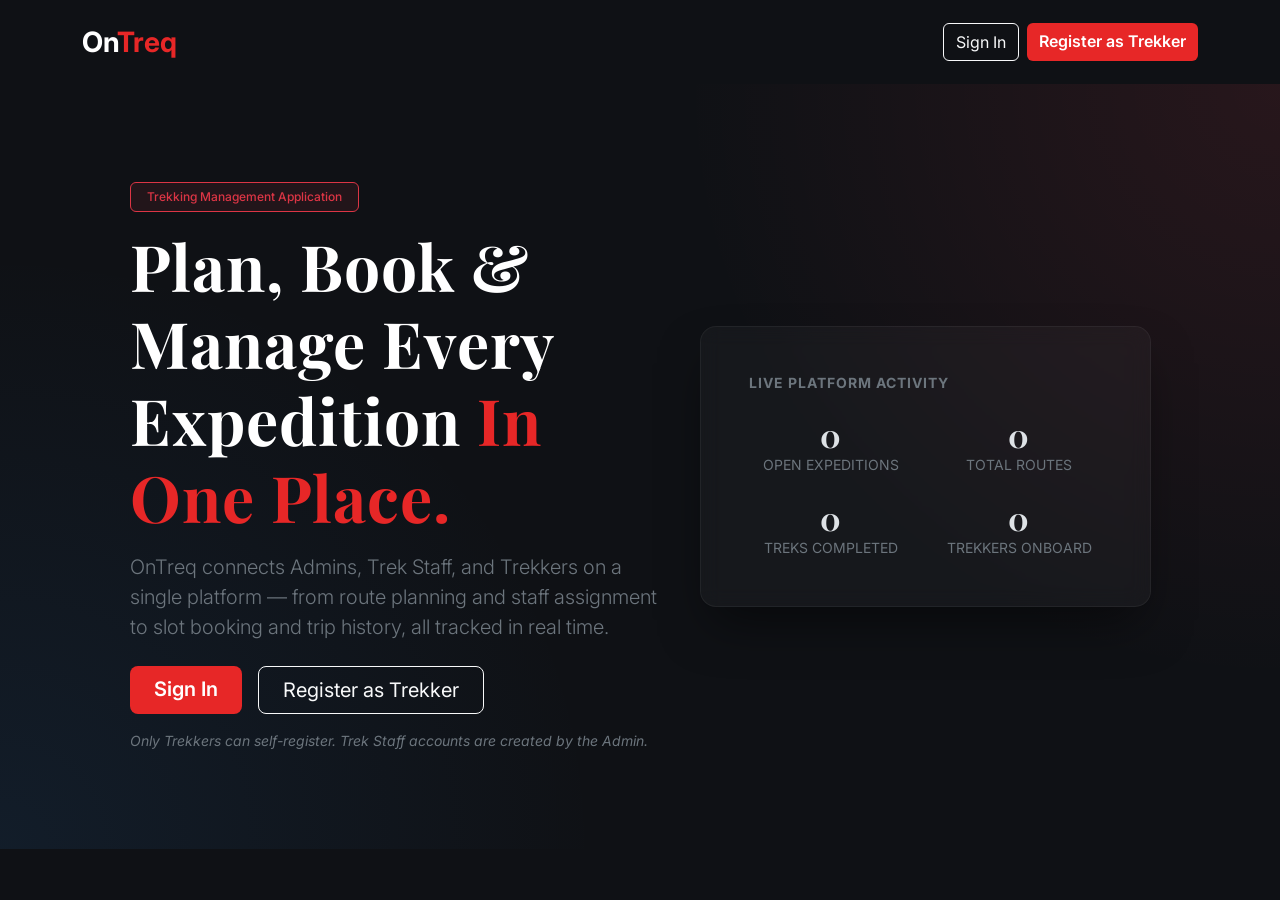
<file: frontend/landing.html>
<!DOCTYPE html>
<html lang="en" data-bs-theme="dark">
<head>
    <meta charset="UTF-8">
    <meta name="viewport" content="width=device-width, initial-scale=1.0">
    <title>OnTreq | Trekking Management Application</title>

    <link href="https://cdn.jsdelivr.net/npm/bootstrap@5.3.2/dist/css/bootstrap.min.css" rel="stylesheet">
    <link rel="stylesheet" href="static/style.css">
    <link rel="manifest" href="manifest.json">
    <meta name="theme-color" content="#FF4757">
</head>
<body>

    <!-- NAVBAR -->
    <nav class="navbar navbar-expand-lg py-3">
        <div class="container">
            <a class="navbar-brand fw-bolder fs-3" href="landing.html">On<span style="color: var(--ontreq-accent);">Treq</span></a>
            <div class="d-flex gap-2">
                <a href="index.html" class="btn btn-outline-light">Sign In</a>
                <a href="register.html" class="btn btn-brand">Register as Trekker</a>
            </div>
        </div>
    </nav>

    <div class="hero-section" style="min-height: 85vh;">
        <div class="container">
            <div class="row justify-content-center align-items-center">

                <div class="col-lg-6 mb-5 mb-lg-0 text-center text-lg-start">
                    <span class="badge border border-danger text-danger px-3 py-2 mb-3" style="background: rgba(255,71,87,0.08); font-weight: 500;">
                        Trekking Management Application
                    </span>
                    <h1 class="display-3 fw-bolder mb-3 text-white">
                        Plan, Book &amp; Manage Every Expedition <span style="color: var(--ontreq-accent);">In One Place.</span>
                    </h1>
                    <p class="lead text-secondary mb-4">
                        OnTreq connects Admins, Trek Staff, and Trekkers on a single platform — from route planning and staff assignment to slot booking and trip history, all tracked in real time.
                    </p>
                    <div class="d-flex flex-column flex-sm-row gap-3 justify-content-center justify-content-lg-start">
                        <a href="index.html" class="btn btn-brand btn-lg px-4">
                            <i class="bi bi-box-arrow-in-right"></i> Sign In
                        </a>
                        <a href="register.html" class="btn btn-outline-light btn-lg px-4">
                            Register as Trekker
                        </a>
                    </div>
                    <p class="text-secondary small mt-3 mb-0">
                        <em>Only Trekkers can self-register. Trek Staff accounts are created by the Admin.</em>
                    </p>
                </div>

                <div class="col-lg-5 col-md-8">
                    <div class="glass-card p-4 p-md-5">
                        <h6 class="text-secondary text-uppercase small fw-bold mb-4" style="letter-spacing: 1px;">Live Platform Activity</h6>
                        <div class="row g-4 text-center">
                            <div class="col-6">
                                <h2 class="fw-bold m-0" id="stat-open-treks">0</h2>
                                <p class="text-secondary small m-0 text-uppercase">Open Expeditions</p>
                            </div>
                            <div class="col-6">
                                <h2 class="fw-bold m-0" id="stat-total-treks">0</h2>
                                <p class="text-secondary small m-0 text-uppercase">Total Routes</p>
                            </div>
                            <div class="col-6">
                                <h2 class="fw-bold m-0" id="stat-completed-treks">0</h2>
                                <p class="text-secondary small m-0 text-uppercase">Treks Completed</p>
                            </div>
                            <div class="col-6">
                                <h2 class="fw-bold m-0" id="stat-total-trekkers">0</h2>
                                <p class="text-secondary small m-0 text-uppercase">Trekkers Onboard</p>
                            </div>
                        </div>
                    </div>
                </div>

            </div>
        </div>
    </div>

    <script src="https://cdn.jsdelivr.net/npm/bootstrap@5.3.2/dist/js/bootstrap.bundle.min.js"></script>
    <script>
        if ('serviceWorker' in navigator) {
            navigator.serviceWorker.register('sw.js');
        }

        fetch('http://127.0.0.1:5000/api/public/stats')
            .then(res => res.json())
            .then(data => {
                document.getElementById('stat-open-treks').textContent = data.open_treks;
                document.getElementById('stat-total-treks').textContent = data.total_treks;
                document.getElementById('stat-completed-treks').textContent = data.completed_treks;
                document.getElementById('stat-total-trekkers').textContent = data.total_trekkers;
            })
            .catch(err => console.error('Could not load public stats:', err));
    </script>
</body>
</html>
</file>
<file: frontend/static/style.css>
/* Custom OnTreq Branding */
/* Import Google Fonts for that premium Flyward look */
@import url('https://fonts.googleapis.com/css2?family=Playfair+Display:ital,wght@0,400;0,700;1,400&family=Inter:wght@300;400;600&display=swap');

/* Custom OnTreq Branding */
:root {
    --ontreq-accent: hsl(0, 80%, 53%); 
    --ontreq-bg: #0f1115; 
    --font-heading: 'Playfair Display', serif; /* Elegant Flyward-style font */
    --font-body: 'Inter', sans-serif;
}

body {
    background-color: var(--ontreq-bg);
    font-family: var(--font-body);
    min-height: 100vh;
    display: flex;
    flex-direction: column;
}

h1, h2, h3, h4, h5, .brand-text {
    font-family: var(--font-heading);
    letter-spacing: 1px;
}

.hero-section {
    min-height: 100vh;
    display: flex;
    align-items: center;
    background: radial-gradient(circle at top right, rgba(255, 71, 87, 0.1), transparent 40%),
                radial-gradient(circle at bottom left, rgba(46, 134, 222, 0.1), transparent 40%);
}

.glass-card {
    background: rgba(255, 255, 255, 0.03);
    backdrop-filter: blur(10px);
    -webkit-backdrop-filter: blur(10px);
    border: 1px solid rgba(255, 255, 255, 0.05);
    border-radius: 1rem;
    box-shadow: 0 25px 50px -12px rgba(0, 0, 0, 0.5);
}

.btn-brand {
    background-color: var(--ontreq-accent);
    color: white;
    font-weight: 600;
    border: none;
    transition: all 0.3s ease;
}

.btn-brand:hover {
    background-color: #ff6b81;
    transform: translateY(-2px);
    box-shadow: 0 10px 20px -10px var(--ontreq-accent);
}

.form-control {
    background-color: rgba(0, 0, 0, 0.2) !important;
    border: 1px solid rgba(255, 255, 255, 0.1) !important;
    color: white !important;
}

.form-control:focus {
    box-shadow: 0 0 0 0.25rem rgba(255, 71, 87, 0.25) !important;
    border-color: var(--ontreq-accent) !important;
}

/* --- PREMIUM DASHBOARD LAYOUT --- */
.dashboard-body {
    background-color: var(--ontreq-bg);
    overflow-x: hidden;
}

.sidebar {
    width: 280px;
    height: 100vh;
    position: fixed;
    border-right: 1px solid rgba(255, 255, 255, 0.05);
    background: rgba(15, 17, 21, 0.8);
    backdrop-filter: blur(20px);
    z-index: 1000;
}

.main-content {
    margin-left: 280px;
    min-height: 100vh;
    padding: 2rem;
    background: radial-gradient(circle at top right, rgba(255, 71, 87, 0.05), transparent 50%);
}

.nav-link-custom {
    color: #8b949e;
    border-radius: 0.5rem;
    padding: 0.75rem 1.25rem;
    margin-bottom: 0.5rem;
    transition: all 0.2s ease;
    display: flex;
    align-items: center;
    gap: 10px;
    text-decoration: none;
}

.nav-link-custom:hover, .nav-link-custom.active {
    background: rgba(255, 71, 87, 0.1);
    color: var(--ontreq-accent);
}

.stat-card {
    background: rgba(255, 255, 255, 0.02);
    border: 1px solid rgba(255, 255, 255, 0.05);
    border-radius: 1rem;
    padding: 1.5rem;
    transition: transform 0.3s ease, border-color 0.3s ease;
}

.stat-card:hover {
    transform: translateY(-5px);
    border-color: rgba(255, 71, 87, 0.3);
    box-shadow: 0 10px 30px -10px rgba(255, 71, 87, 0.1);
}

.stat-icon {
    width: 48px;
    height: 48px;
    border-radius: 12px;
    display: flex;
    align-items: center;
    justify-content: center;
    font-size: 1.5rem;
    background: rgba(255, 71, 87, 0.1);
    color: var(--ontreq-accent);
}

/* Hide Vue templates until Vue is fully loaded */
[v-cloak] {
    display: none !important;
}
</file>
